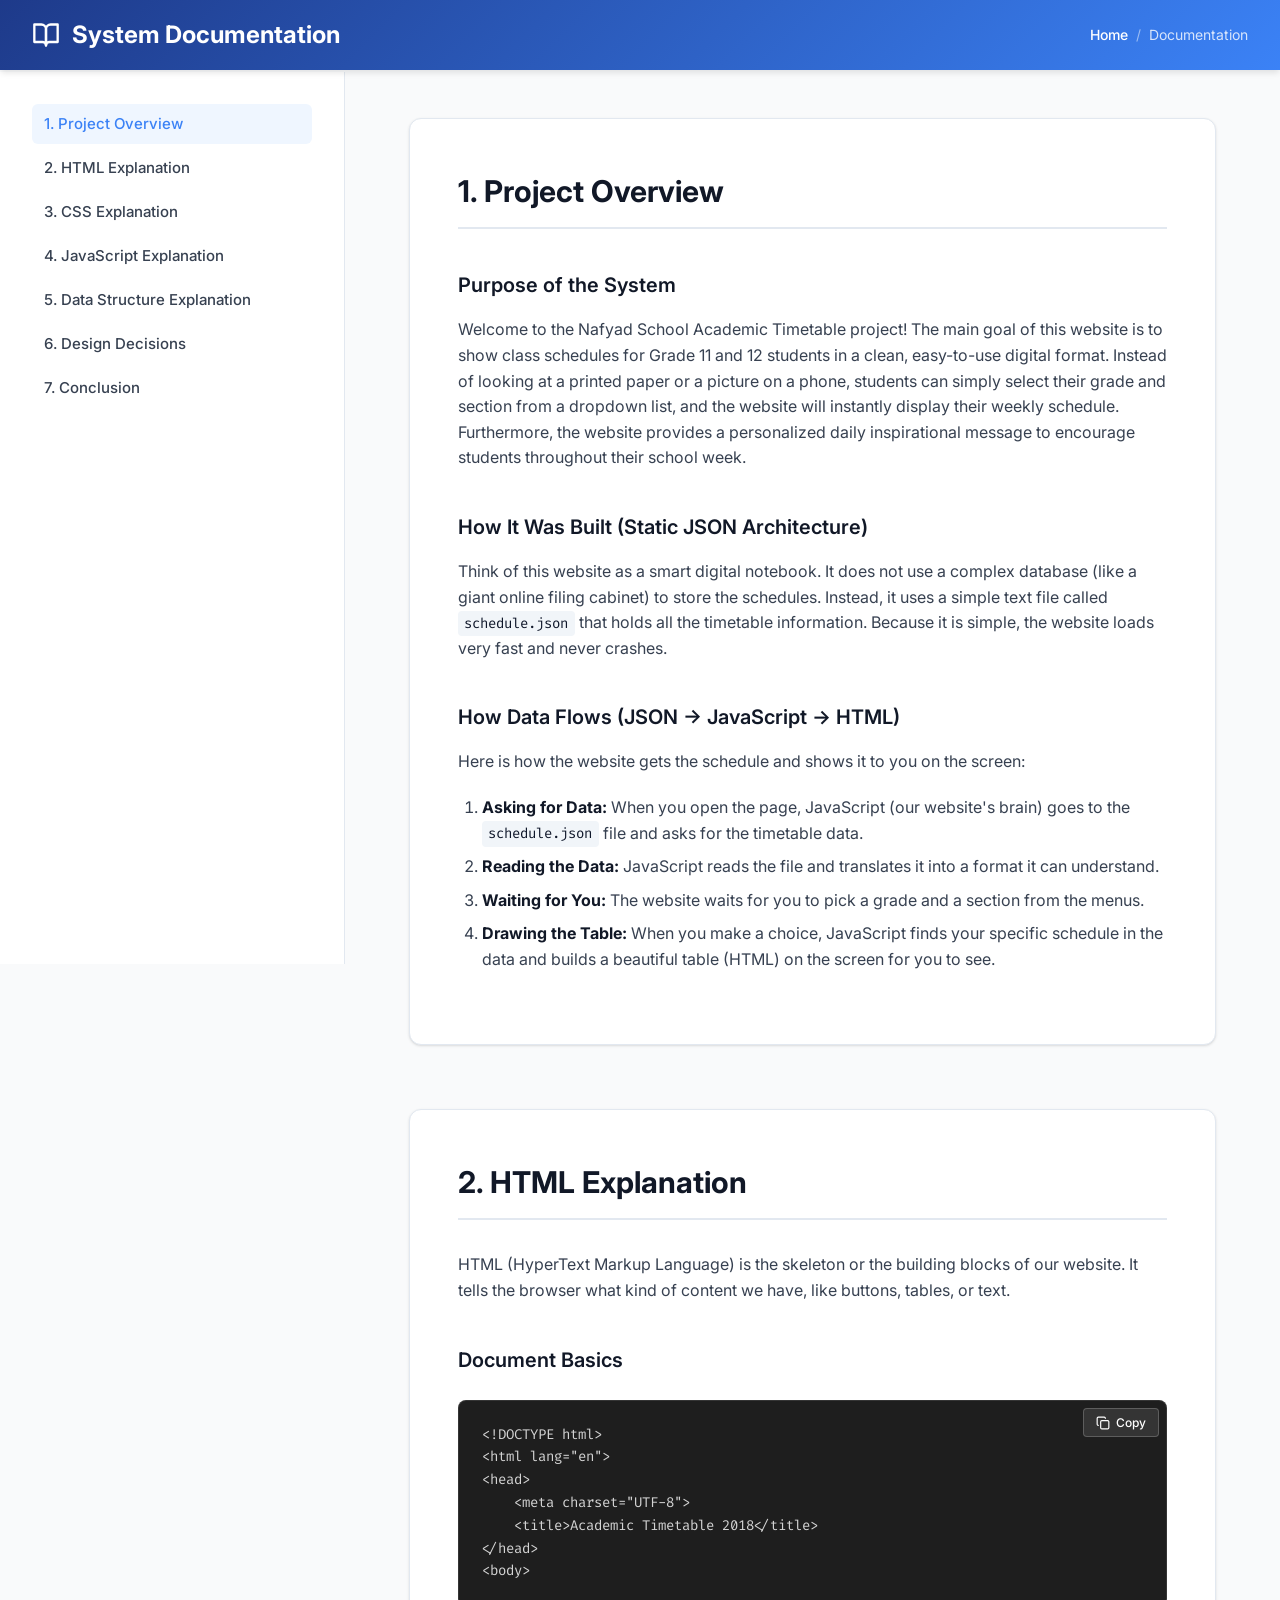
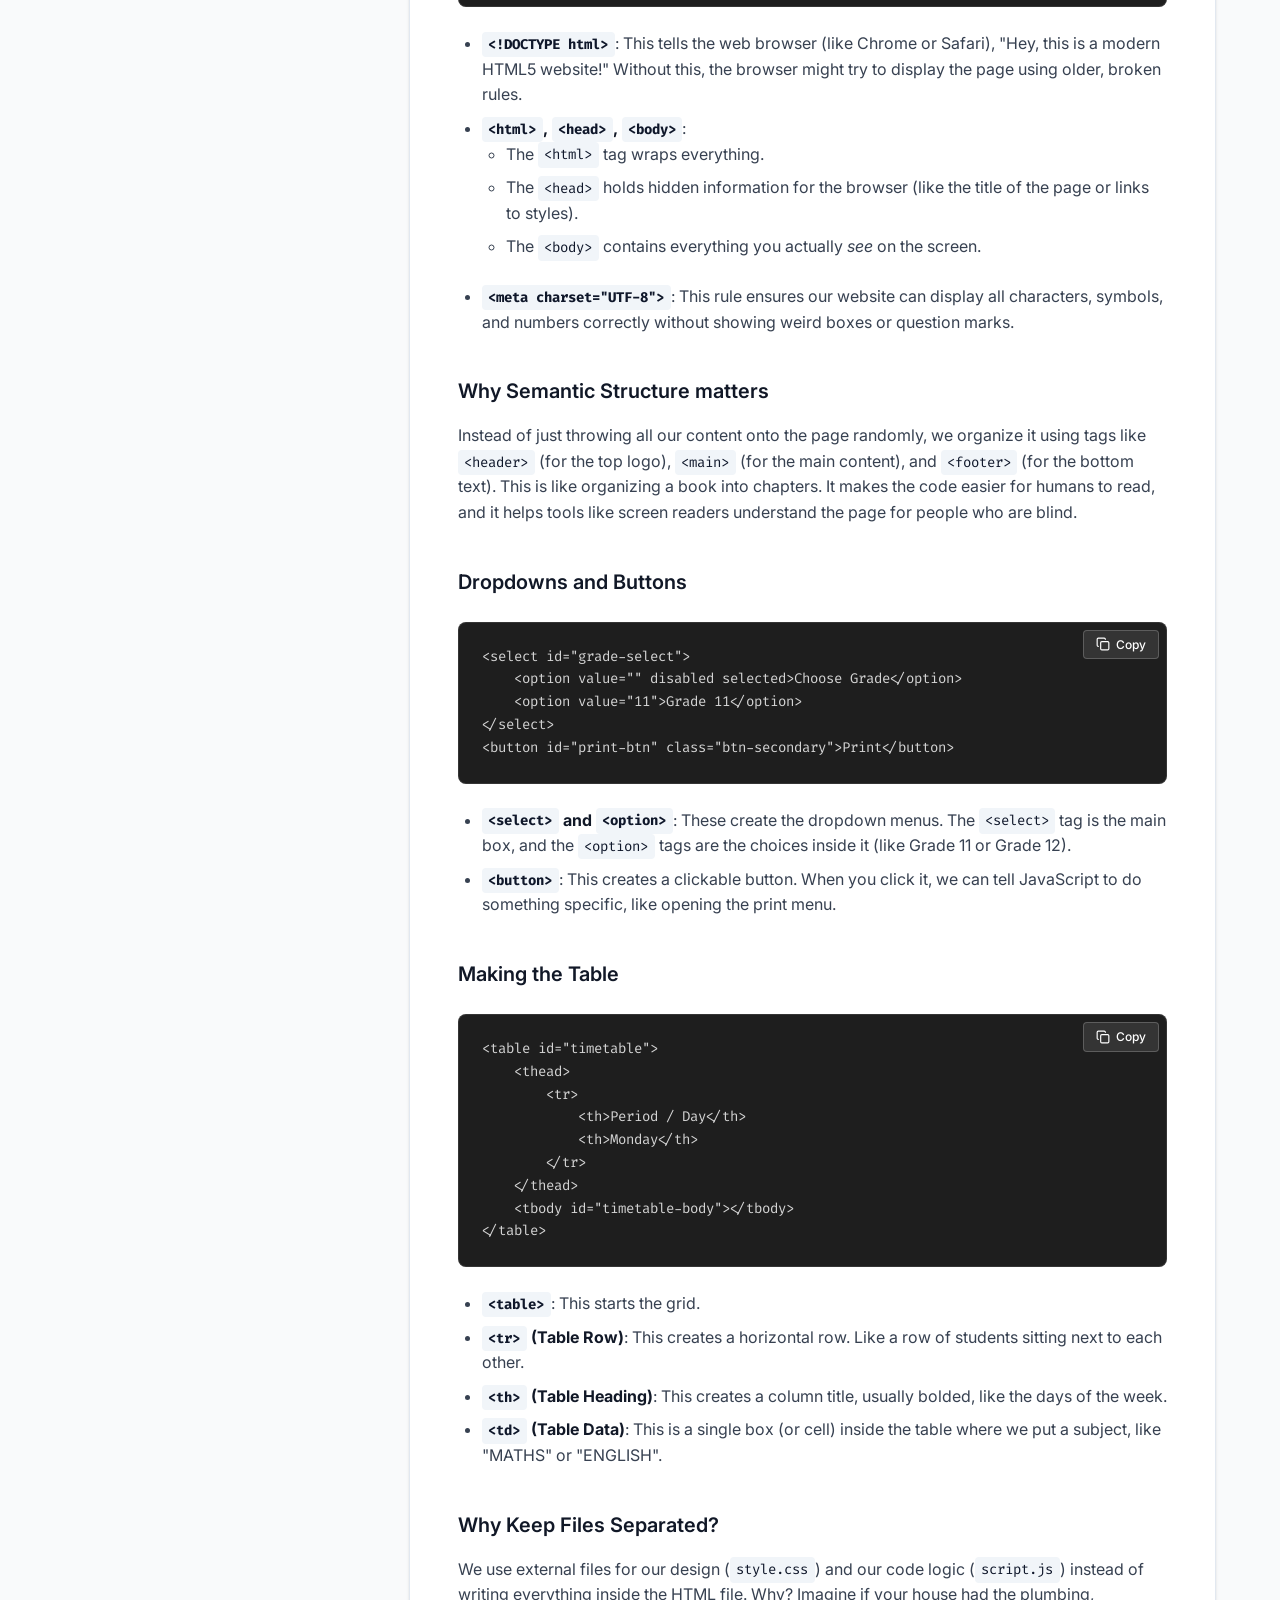
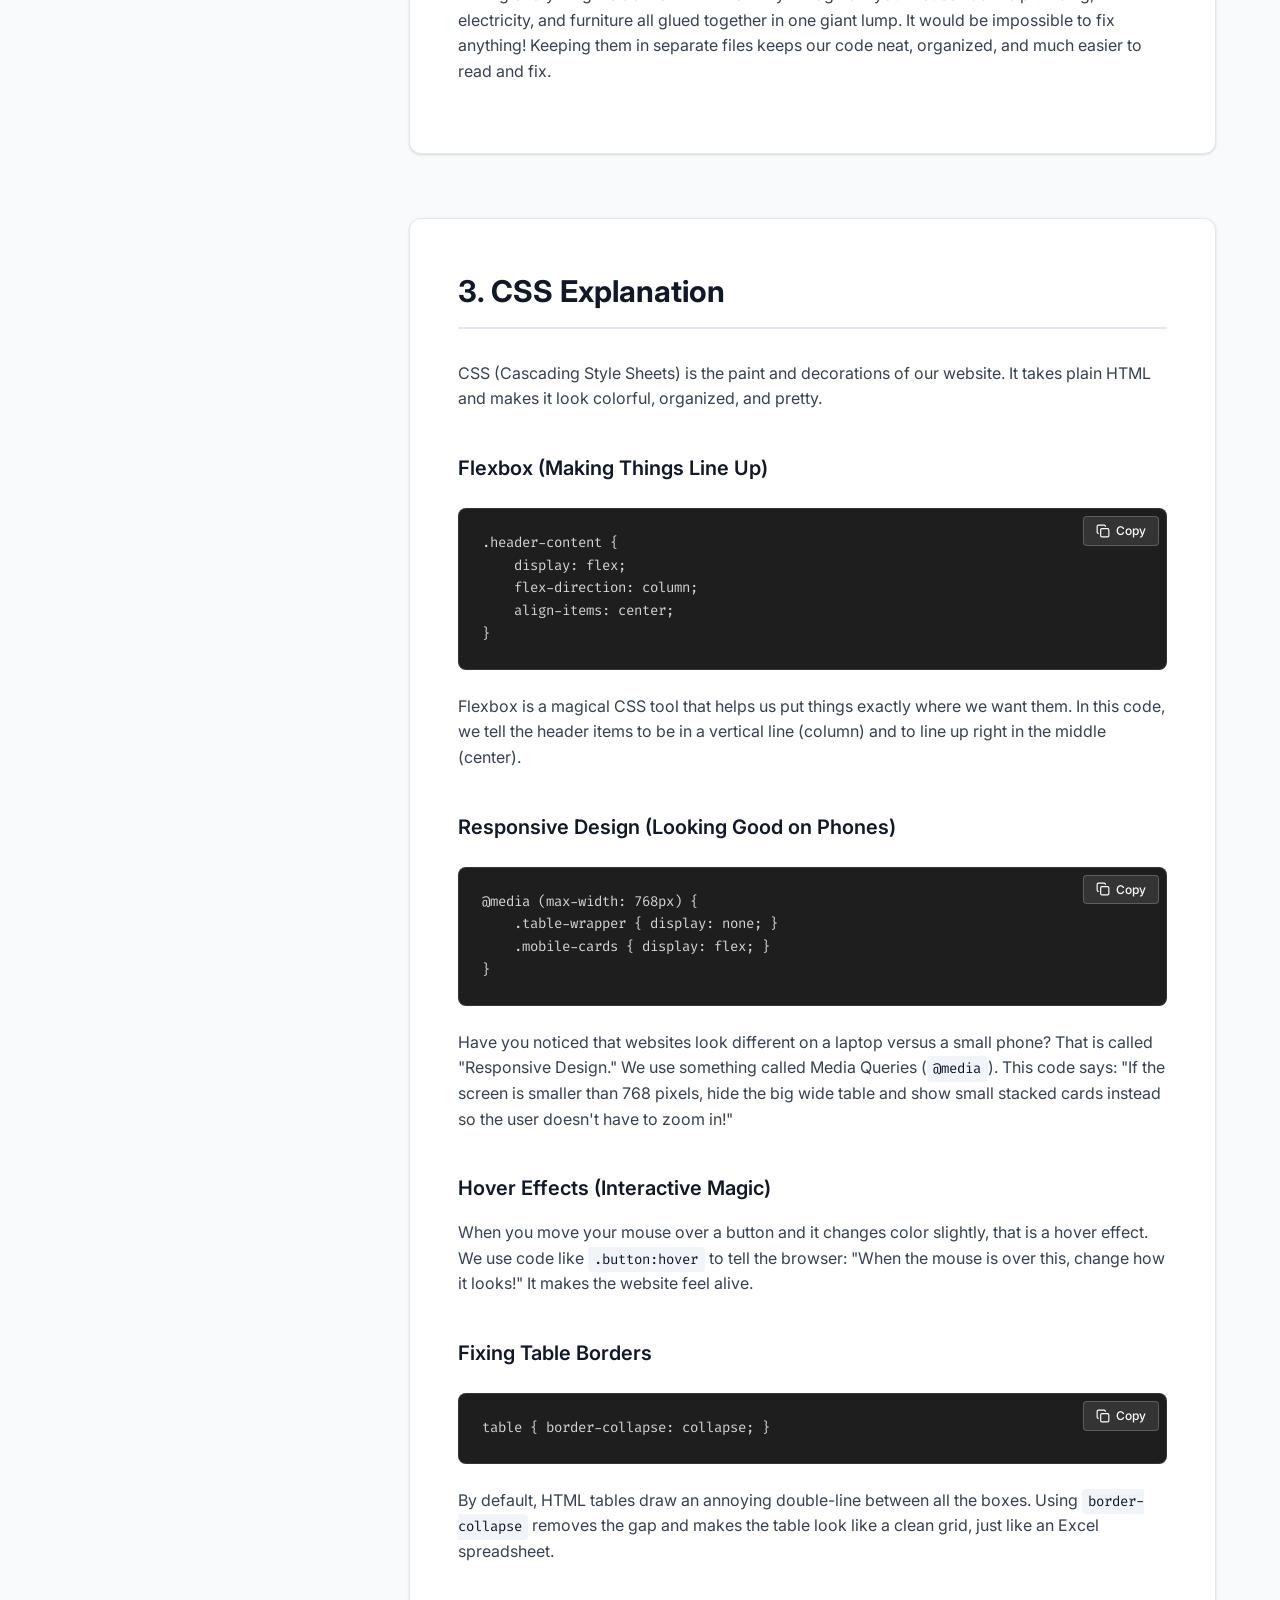
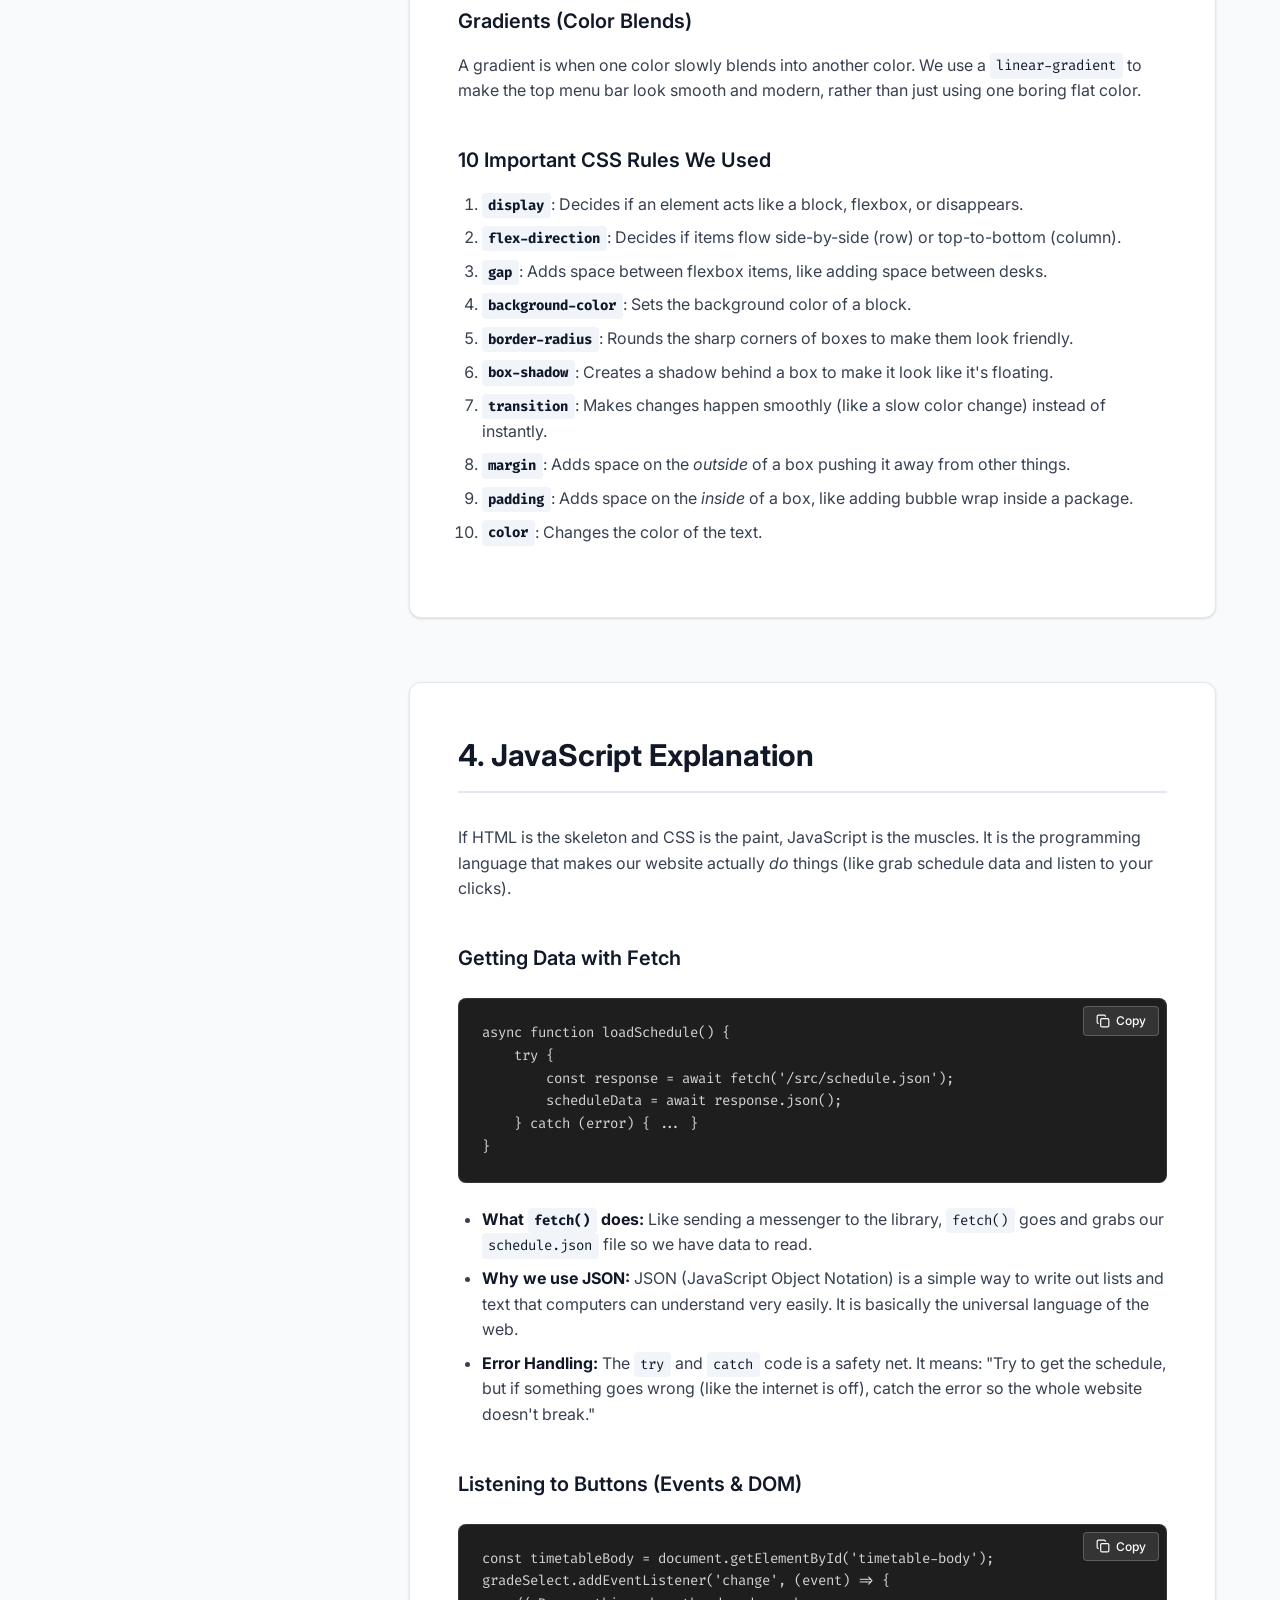
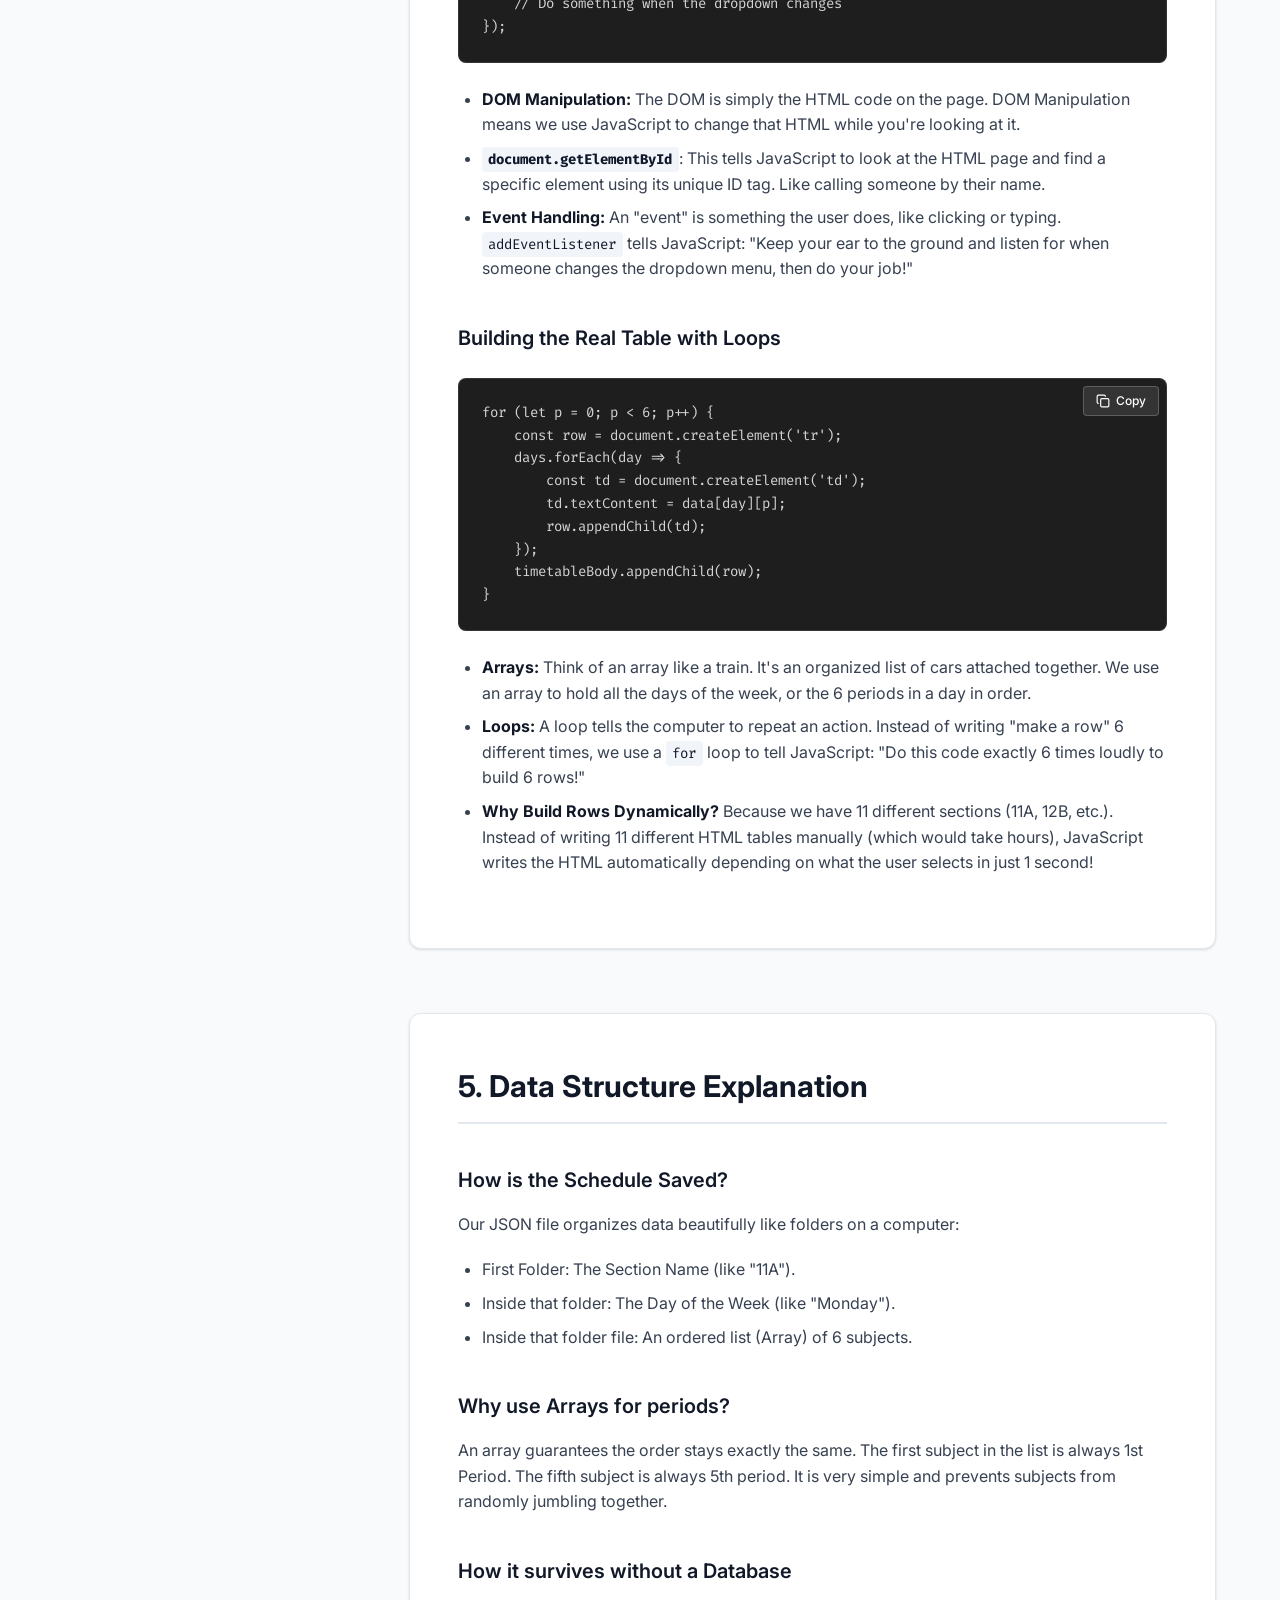
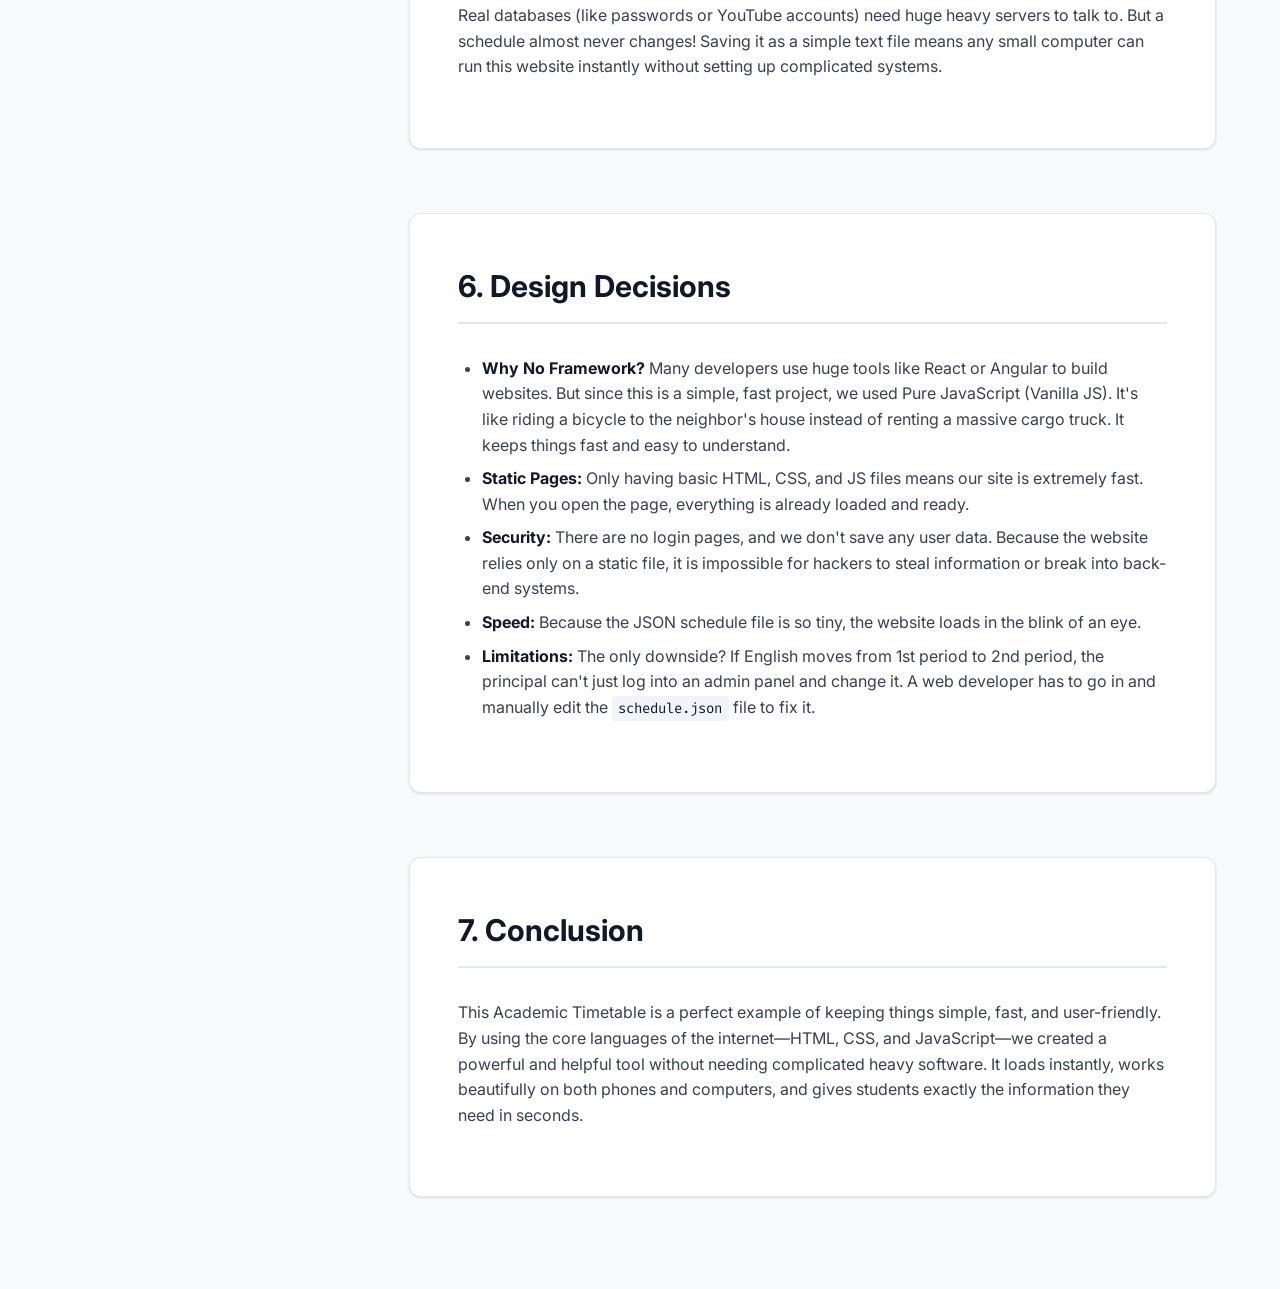
<file: docs.html>
<!DOCTYPE html>
<html lang="en">

<head>
    <meta charset="UTF-8">
    <meta name="viewport" content="width=device-width, initial-scale=1.0">
    <title>Documentation - Academic Timetable System</title>
    <link rel="stylesheet" href="/src/docs.css">
    <link rel="preconnect" href="https://fonts.googleapis.com">
    <link rel="preconnect" href="https://fonts.gstatic.com" crossorigin>
    <link
        href="https://fonts.googleapis.com/css2?family=Inter:wght@300;400;500;600;700&family=Fira+Code:wght@400;500&display=swap"
        rel="stylesheet">
</head>

<body class="docs-body">
    <nav class="docs-navbar">
        <div class="docs-nav-content">
            <div class="logo">
                <svg xmlns="http://www.w3.org/2000/svg" width="28" height="28" viewBox="0 0 24 24" fill="none"
                    stroke="currentColor" stroke-width="2" stroke-linecap="round" stroke-linejoin="round"
                    class="lucide lucide-book-open">
                    <path d="M2 3h6a4 4 0 0 1 4 4v14a3 3 0 0 0-3-3H2z" />
                    <path d="M22 3h-6a4 4 0 0 0-4 4v14a3 3 0 0 1 3-3h7z" />
                </svg>
                <h1>System Documentation</h1>
            </div>
            <div class="nav-links">
                <nav aria-label="Breadcrumb" class="breadcrumb">
                    <ol>
                        <li><a href="index.html">Home</a></li>
                        <li aria-current="page">Documentation</li>
                    </ol>
                </nav>
            </div>
        </div>
    </nav>

    <div class="docs-container">
        <aside class="docs-sidebar">
            <nav id="toc">
                <ul>
                    <li><a href="#overview" class="active">1. Project Overview</a></li>
                    <li><a href="#html-explanation">2. HTML Explanation</a></li>
                    <li><a href="#css-explanation">3. CSS Explanation</a></li>
                    <li><a href="#js-explanation">4. JavaScript Explanation</a></li>
                    <li><a href="#data-structure">5. Data Structure Explanation</a></li>
                    <li><a href="#design-decisions">6. Design Decisions</a></li>
                    <li><a href="#conclusion">7. Conclusion</a></li>
                </ul>
            </nav>
        </aside>

        <main class="docs-content">
            <!-- SECTION 1 -->
            <section id="overview" class="docs-section">
                <h2>1. Project Overview</h2>
                <h3>Purpose of the System</h3>
                <p>Welcome to the Nafyad School Academic Timetable project! The main goal of this website is to show
                    class schedules
                    for Grade 11 and 12 students in a clean, easy-to-use digital format. Instead of looking at a printed
                    paper or a picture on a phone, students can simply select their grade and section from a dropdown
                    list, and the website will instantly display their weekly schedule. Furthermore, the website
                    provides a personalized daily inspirational message to encourage students throughout their school
                    week.</p>

                <h3>How It Was Built (Static JSON Architecture)</h3>
                <p>Think of this website as a smart digital notebook. It does not use a complex database (like a giant
                    online filing cabinet) to store the schedules. Instead, it uses a simple text file called
                    <code>schedule.json</code> that holds all the timetable information. Because it is simple, the
                    website loads very fast and never crashes.
                </p>

                <h3>How Data Flows (JSON → JavaScript → HTML)</h3>
                <p>Here is how the website gets the schedule and shows it to you on the screen:</p>
                <ol>
                    <li><strong>Asking for Data:</strong> When you open the page, JavaScript (our website's brain) goes
                        to the <code>schedule.json</code> file and asks for the timetable data.</li>
                    <li><strong>Reading the Data:</strong> JavaScript reads the file and translates it into a format it
                        can understand.</li>
                    <li><strong>Waiting for You:</strong> The website waits for you to pick a grade and a section from
                        the menus.</li>
                    <li><strong>Drawing the Table:</strong> When you make a choice, JavaScript finds your specific
                        schedule in the data and builds a beautiful table (HTML) on the screen for you to see.</li>
                </ol>
            </section>

            <!-- SECTION 2 -->
            <section id="html-explanation" class="docs-section">
                <h2>2. HTML Explanation</h2>
                <p>HTML (HyperText Markup Language) is the skeleton or the building blocks of our website. It tells the
                    browser what kind of content we have, like buttons, tables, or text.</p>

                <h3>Document Basics</h3>
                <div class="code-wrapper">
                    <button class="copy-btn"><svg xmlns="http://www.w3.org/2000/svg" width="14" height="14"
                            viewBox="0 0 24 24" fill="none" stroke="currentColor" stroke-width="2"
                            stroke-linecap="round" stroke-linejoin="round">
                            <rect width="14" height="14" x="8" y="8" rx="2" ry="2" />
                            <path d="M4 16c-1.1 0-2-.9-2-2V4c0-1.1.9-2 2-2h10c1.1 0 2 .9 2 2" />
                        </svg> Copy</button>
                    <pre><code>&lt;!DOCTYPE html&gt;
&lt;html lang="en"&gt;
&lt;head&gt;
    &lt;meta charset="UTF-8"&gt;
    &lt;title&gt;Academic Timetable 2018&lt;/title&gt;
&lt;/head&gt;
&lt;body&gt;</code></pre>
                </div>
                <ul>
                    <li><strong><code>&lt;!DOCTYPE html&gt;</code></strong>: This tells the web browser (like Chrome or
                        Safari), "Hey, this is a modern HTML5 website!" Without this, the browser might try to display
                        the page using older, broken rules.</li>
                    <li><strong><code>&lt;html&gt;</code>, <code>&lt;head&gt;</code>,
                            <code>&lt;body&gt;</code></strong>:
                        <ul>
                            <li>The <code>&lt;html&gt;</code> tag wraps everything.</li>
                            <li>The <code>&lt;head&gt;</code> holds hidden information for the browser (like the title
                                of the page or links to styles).</li>
                            <li>The <code>&lt;body&gt;</code> contains everything you actually <em>see</em> on the
                                screen.</li>
                        </ul>
                    </li>
                    <li><strong><code>&lt;meta charset="UTF-8"&gt;</code></strong>: This rule ensures our website can
                        display all characters, symbols, and numbers correctly without showing weird boxes or question
                        marks.</li>
                </ul>

                <h3>Why Semantic Structure matters</h3>
                <p>Instead of just throwing all our content onto the page randomly, we organize it using tags like
                    <code>&lt;header&gt;</code> (for the top logo), <code>&lt;main&gt;</code> (for the main content),
                    and <code>&lt;footer&gt;</code> (for the bottom text). This is like organizing a book into chapters.
                    It makes the code easier for humans to read, and it helps tools like screen readers understand the
                    page for people who are blind.
                </p>

                <h3>Dropdowns and Buttons</h3>
                <div class="code-wrapper">
                    <button class="copy-btn"><svg xmlns="http://www.w3.org/2000/svg" width="14" height="14"
                            viewBox="0 0 24 24" fill="none" stroke="currentColor" stroke-width="2"
                            stroke-linecap="round" stroke-linejoin="round">
                            <rect width="14" height="14" x="8" y="8" rx="2" ry="2" />
                            <path d="M4 16c-1.1 0-2-.9-2-2V4c0-1.1.9-2 2-2h10c1.1 0 2 .9 2 2" />
                        </svg> Copy</button>
                    <pre><code>&lt;select id="grade-select"&gt;
    &lt;option value="" disabled selected&gt;Choose Grade&lt;/option&gt;
    &lt;option value="11"&gt;Grade 11&lt;/option&gt;
&lt;/select&gt;
&lt;button id="print-btn" class="btn-secondary"&gt;Print&lt;/button&gt;</code></pre>
                </div>
                <ul>
                    <li><strong><code>&lt;select&gt;</code> and <code>&lt;option&gt;</code></strong>: These create the
                        dropdown menus. The <code>&lt;select&gt;</code> tag is the main box, and the
                        <code>&lt;option&gt;</code> tags are the choices inside it (like Grade 11 or Grade 12).
                    </li>
                    <li><strong><code>&lt;button&gt;</code></strong>: This creates a clickable button. When you click
                        it, we can tell JavaScript to do something specific, like opening the print menu.</li>
                </ul>

                <h3>Making the Table</h3>
                <div class="code-wrapper">
                    <button class="copy-btn"><svg xmlns="http://www.w3.org/2000/svg" width="14" height="14"
                            viewBox="0 0 24 24" fill="none" stroke="currentColor" stroke-width="2"
                            stroke-linecap="round" stroke-linejoin="round">
                            <rect width="14" height="14" x="8" y="8" rx="2" ry="2" />
                            <path d="M4 16c-1.1 0-2-.9-2-2V4c0-1.1.9-2 2-2h10c1.1 0 2 .9 2 2" />
                        </svg> Copy</button>
                    <pre><code>&lt;table id="timetable"&gt;
    &lt;thead&gt;
        &lt;tr&gt;
            &lt;th&gt;Period / Day&lt;/th&gt;
            &lt;th&gt;Monday&lt;/th&gt;
        &lt;/tr&gt;
    &lt;/thead&gt;
    &lt;tbody id="timetable-body"&gt;&lt;/tbody&gt;
&lt;/table&gt;</code></pre>
                </div>
                <ul>
                    <li><strong><code>&lt;table&gt;</code></strong>: This starts the grid.</li>
                    <li><strong><code>&lt;tr&gt;</code> (Table Row)</strong>: This creates a horizontal row. Like a row
                        of students sitting next to each other.</li>
                    <li><strong><code>&lt;th&gt;</code> (Table Heading)</strong>: This creates a column title, usually
                        bolded, like the days of the week.</li>
                    <li><strong><code>&lt;td&gt;</code> (Table Data)</strong>: This is a single box (or cell) inside the
                        table where we put a subject, like "MATHS" or "ENGLISH".</li>
                </ul>

                <h3>Why Keep Files Separated?</h3>
                <p>We use external files for our design (<code>style.css</code>) and our code logic
                    (<code>script.js</code>) instead of writing everything inside the HTML file. Why? Imagine if your
                    house had the plumbing, electricity, and furniture all glued together in one giant lump. It would be
                    impossible to fix anything! Keeping them in separate files keeps our code neat, organized, and much
                    easier to read and fix.</p>
            </section>

            <!-- SECTION 3 -->
            <section id="css-explanation" class="docs-section">
                <h2>3. CSS Explanation</h2>
                <p>CSS (Cascading Style Sheets) is the paint and decorations of our website. It takes plain HTML and
                    makes it look colorful, organized, and pretty.</p>

                <h3>Flexbox (Making Things Line Up)</h3>
                <div class="code-wrapper">
                    <button class="copy-btn"><svg xmlns="http://www.w3.org/2000/svg" width="14" height="14"
                            viewBox="0 0 24 24" fill="none" stroke="currentColor" stroke-width="2"
                            stroke-linecap="round" stroke-linejoin="round">
                            <rect width="14" height="14" x="8" y="8" rx="2" ry="2" />
                            <path d="M4 16c-1.1 0-2-.9-2-2V4c0-1.1.9-2 2-2h10c1.1 0 2 .9 2 2" />
                        </svg> Copy</button>
                    <pre><code>.header-content {
    display: flex;
    flex-direction: column;
    align-items: center;
}</code></pre>
                </div>
                <p>Flexbox is a magical CSS tool that helps us put things exactly where we want them. In this code, we
                    tell the header items to be in a vertical line (column) and to line up right in the middle (center).
                </p>

                <h3>Responsive Design (Looking Good on Phones)</h3>
                <div class="code-wrapper">
                    <button class="copy-btn"><svg xmlns="http://www.w3.org/2000/svg" width="14" height="14"
                            viewBox="0 0 24 24" fill="none" stroke="currentColor" stroke-width="2"
                            stroke-linecap="round" stroke-linejoin="round">
                            <rect width="14" height="14" x="8" y="8" rx="2" ry="2" />
                            <path d="M4 16c-1.1 0-2-.9-2-2V4c0-1.1.9-2 2-2h10c1.1 0 2 .9 2 2" />
                        </svg> Copy</button>
                    <pre><code>@media (max-width: 768px) {
    .table-wrapper { display: none; }
    .mobile-cards { display: flex; }
}</code></pre>
                </div>
                <p>Have you noticed that websites look different on a laptop versus a small phone? That is called
                    "Responsive Design." We use something called Media Queries (<code>@media</code>). This code says:
                    "If the screen is smaller than 768 pixels, hide the big wide table and show small stacked cards
                    instead so the user doesn't have to zoom in!"</p>

                <h3>Hover Effects (Interactive Magic)</h3>
                <p>When you move your mouse over a button and it changes color slightly, that is a hover effect. We use
                    code like <code>.button:hover</code> to tell the browser: "When the mouse is over this, change how
                    it looks!" It makes the website feel alive.</p>

                <h3>Fixing Table Borders</h3>
                <div class="code-wrapper">
                    <button class="copy-btn"><svg xmlns="http://www.w3.org/2000/svg" width="14" height="14"
                            viewBox="0 0 24 24" fill="none" stroke="currentColor" stroke-width="2"
                            stroke-linecap="round" stroke-linejoin="round">
                            <rect width="14" height="14" x="8" y="8" rx="2" ry="2" />
                            <path d="M4 16c-1.1 0-2-.9-2-2V4c0-1.1.9-2 2-2h10c1.1 0 2 .9 2 2" />
                        </svg> Copy</button>
                    <pre><code>table { border-collapse: collapse; }</code></pre>
                </div>
                <p>By default, HTML tables draw an annoying double-line between all the boxes. Using
                    <code>border-collapse</code> removes the gap and makes the table look like a clean grid, just like
                    an Excel spreadsheet.
                </p>

                <h3>Gradients (Color Blends)</h3>
                <p>A gradient is when one color slowly blends into another color. We use a <code>linear-gradient</code>
                    to make the top menu bar look smooth and modern, rather than just using one boring flat color.</p>

                <h3>10 Important CSS Rules We Used</h3>
                <ol>
                    <li><strong><code>display</code></strong>: Decides if an element acts like a block, flexbox, or
                        disappears.</li>
                    <li><strong><code>flex-direction</code></strong>: Decides if items flow side-by-side (row) or
                        top-to-bottom (column).</li>
                    <li><strong><code>gap</code></strong>: Adds space between flexbox items, like adding space between
                        desks.</li>
                    <li><strong><code>background-color</code></strong>: Sets the background color of a block.</li>
                    <li><strong><code>border-radius</code></strong>: Rounds the sharp corners of boxes to make them look
                        friendly.</li>
                    <li><strong><code>box-shadow</code></strong>: Creates a shadow behind a box to make it look like
                        it's floating.</li>
                    <li><strong><code>transition</code></strong>: Makes changes happen smoothly (like a slow color
                        change) instead of instantly.</li>
                    <li><strong><code>margin</code></strong>: Adds space on the <em>outside</em> of a box pushing it
                        away from other things.</li>
                    <li><strong><code>padding</code></strong>: Adds space on the <em>inside</em> of a box, like adding
                        bubble wrap inside a package.</li>
                    <li><strong><code>color</code></strong>: Changes the color of the text.</li>
                </ol>
            </section>

            <!-- SECTION 4 -->
            <section id="js-explanation" class="docs-section">
                <h2>4. JavaScript Explanation</h2>
                <p>If HTML is the skeleton and CSS is the paint, JavaScript is the muscles. It is the programming
                    language that makes our website actually <em>do</em> things (like grab schedule data and listen to
                    your clicks).</p>

                <h3>Getting Data with Fetch</h3>
                <div class="code-wrapper">
                    <button class="copy-btn"><svg xmlns="http://www.w3.org/2000/svg" width="14" height="14"
                            viewBox="0 0 24 24" fill="none" stroke="currentColor" stroke-width="2"
                            stroke-linecap="round" stroke-linejoin="round">
                            <rect width="14" height="14" x="8" y="8" rx="2" ry="2" />
                            <path d="M4 16c-1.1 0-2-.9-2-2V4c0-1.1.9-2 2-2h10c1.1 0 2 .9 2 2" />
                        </svg> Copy</button>
                    <pre><code>async function loadSchedule() {
    try {
        const response = await fetch('/src/schedule.json');
        scheduleData = await response.json();
    } catch (error) { ... }
}</code></pre>
                </div>
                <ul>
                    <li><strong>What <code>fetch()</code> does:</strong> Like sending a messenger to the library,
                        <code>fetch()</code> goes and grabs our <code>schedule.json</code> file so we have data to read.
                    </li>
                    <li><strong>Why we use JSON:</strong> JSON (JavaScript Object Notation) is a simple way to write out
                        lists and text that computers can understand very easily. It is basically the universal language
                        of the web.</li>
                    <li><strong>Error Handling:</strong> The <code>try</code> and <code>catch</code> code is a safety
                        net. It means: "Try to get the schedule, but if something goes wrong (like the internet is off),
                        catch the error so the whole website doesn't break."</li>
                </ul>

                <h3>Listening to Buttons (Events & DOM)</h3>
                <div class="code-wrapper">
                    <button class="copy-btn"><svg xmlns="http://www.w3.org/2000/svg" width="14" height="14"
                            viewBox="0 0 24 24" fill="none" stroke="currentColor" stroke-width="2"
                            stroke-linecap="round" stroke-linejoin="round">
                            <rect width="14" height="14" x="8" y="8" rx="2" ry="2" />
                            <path d="M4 16c-1.1 0-2-.9-2-2V4c0-1.1.9-2 2-2h10c1.1 0 2 .9 2 2" />
                        </svg> Copy</button>
                    <pre><code>const timetableBody = document.getElementById('timetable-body');
gradeSelect.addEventListener('change', (event) =&gt; {
    // Do something when the dropdown changes
});</code></pre>
                </div>
                <ul>
                    <li><strong>DOM Manipulation:</strong> The DOM is simply the HTML code on the page. DOM Manipulation
                        means we use JavaScript to change that HTML while you're looking at it.</li>
                    <li><strong><code>document.getElementById</code></strong>: This tells JavaScript to look at the HTML
                        page and find a specific element using its unique ID tag. Like calling someone by their name.
                    </li>
                    <li><strong>Event Handling:</strong> An "event" is something the user does, like clicking or typing.
                        <code>addEventListener</code> tells JavaScript: "Keep your ear to the ground and listen for when
                        someone changes the dropdown menu, then do your job!"
                    </li>
                </ul>

                <h3>Building the Real Table with Loops</h3>
                <div class="code-wrapper">
                    <button class="copy-btn"><svg xmlns="http://www.w3.org/2000/svg" width="14" height="14"
                            viewBox="0 0 24 24" fill="none" stroke="currentColor" stroke-width="2"
                            stroke-linecap="round" stroke-linejoin="round">
                            <rect width="14" height="14" x="8" y="8" rx="2" ry="2" />
                            <path d="M4 16c-1.1 0-2-.9-2-2V4c0-1.1.9-2 2-2h10c1.1 0 2 .9 2 2" />
                        </svg> Copy</button>
                    <pre><code>for (let p = 0; p &lt; 6; p++) {
    const row = document.createElement('tr');
    days.forEach(day =&gt; {
        const td = document.createElement('td');
        td.textContent = data[day][p];
        row.appendChild(td);
    });
    timetableBody.appendChild(row);
}</code></pre>
                </div>
                <ul>
                    <li><strong>Arrays:</strong> Think of an array like a train. It's an organized list of cars attached
                        together. We use an array to hold all the days of the week, or the 6 periods in a day in order.
                    </li>
                    <li><strong>Loops:</strong> A loop tells the computer to repeat an action. Instead of writing "make
                        a row" 6 different times, we use a <code>for</code> loop to tell JavaScript: "Do this code
                        exactly 6 times loudly to build 6 rows!"</li>
                    <li><strong>Why Build Rows Dynamically?</strong> Because we have 11 different sections (11A, 12B,
                        etc.). Instead of writing 11 different HTML tables manually (which would take hours), JavaScript
                        writes the HTML automatically depending on what the user selects in just 1 second!</li>
                </ul>
            </section>

            <!-- SECTION 5 -->
            <section id="data-structure" class="docs-section">
                <h2>5. Data Structure Explanation</h2>

                <h3>How is the Schedule Saved?</h3>
                <p>Our JSON file organizes data beautifully like folders on a computer:</p>
                <ul>
                    <li>First Folder: The Section Name (like "11A").</li>
                    <li>Inside that folder: The Day of the Week (like "Monday").</li>
                    <li>Inside that folder file: An ordered list (Array) of 6 subjects.</li>
                </ul>

                <h3>Why use Arrays for periods?</h3>
                <p>An array guarantees the order stays exactly the same. The first subject in the list is always 1st
                    Period. The fifth subject is always 5th period. It is very simple and prevents subjects from
                    randomly jumbling together.</p>

                <h3>How it survives without a Database</h3>
                <p>Real databases (like passwords or YouTube accounts) need huge heavy servers to talk to. But a
                    schedule almost never changes! Saving it as a simple text file means any small computer can run this
                    website instantly without setting up complicated systems.</p>
            </section>

            <!-- SECTION 6 -->
            <section id="design-decisions" class="docs-section">
                <h2>6. Design Decisions</h2>
                <ul>
                    <li><strong>Why No Framework?</strong> Many developers use huge tools like React or Angular to build
                        websites. But since this is a simple, fast project, we used Pure JavaScript (Vanilla JS). It's
                        like riding a bicycle to the neighbor's house instead of renting a massive cargo truck. It keeps
                        things fast and easy to understand.</li>
                    <li><strong>Static Pages:</strong> Only having basic HTML, CSS, and JS files means our site is
                        extremely fast. When you open the page, everything is already loaded and ready.</li>
                    <li><strong>Security:</strong> There are no login pages, and we don't save any user data. Because
                        the website relies only on a static file, it is impossible for hackers to steal information or
                        break into back-end systems.</li>
                    <li><strong>Speed:</strong> Because the JSON schedule file is so tiny, the website loads in the
                        blink of an eye.</li>
                    <li><strong>Limitations:</strong> The only downside? If English moves from 1st period to 2nd period,
                        the principal can't just log into an admin panel and change it. A web developer has to go in and
                        manually edit the <code>schedule.json</code> file to fix it.</li>
                </ul>
            </section>

            <!-- SECTION 7 -->
            <section id="conclusion" class="docs-section">
                <h2>7. Conclusion</h2>
                <p>This Academic Timetable is a perfect example of keeping things simple, fast, and user-friendly. By
                    using the core languages of the internet—HTML, CSS, and JavaScript—we created a powerful and helpful
                    tool without needing complicated heavy software. It loads instantly, works beautifully on both
                    phones and computers, and gives students exactly the information they need in seconds.</p>
            </section>
        </main>
    </div>

    <script src="/src/docs.js"></script>
</body>

</html>
</file>
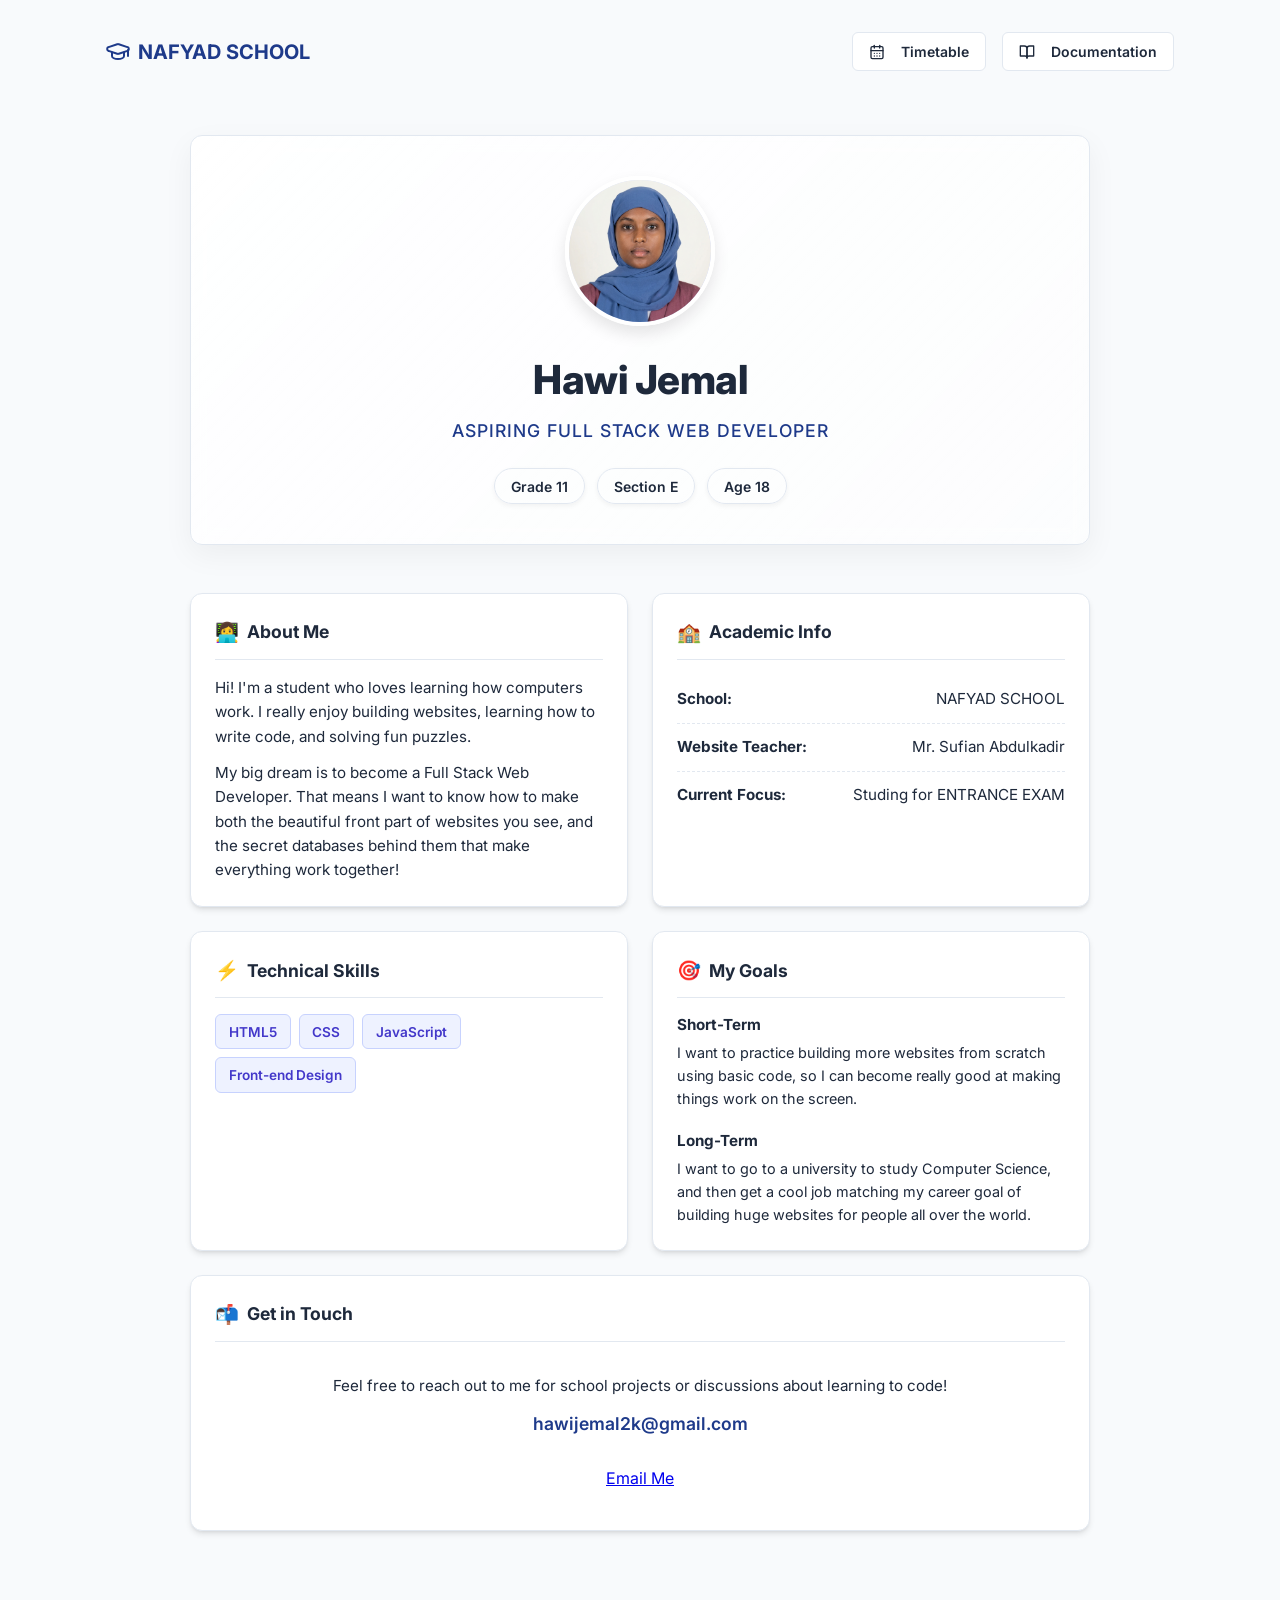
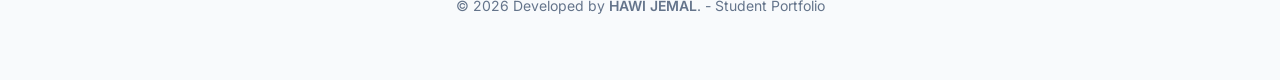
<file: profile.html>
<!DOCTYPE html>
<html lang="en">

<head>
    <meta charset="UTF-8">
    <meta name="viewport" content="width=device-width, initial-scale=1.0">
    <title>Hawi Jemal - Student Profile</title>
    <link rel="stylesheet" href="/src/style.css">
    <link rel="stylesheet" href="/src/profile.css">
    <link rel="preconnect" href="https://fonts.googleapis.com">
    <link rel="preconnect" href="https://fonts.gstatic.com" crossorigin>
    <link href="https://fonts.googleapis.com/css2?family=Inter:wght@300;400;500;600;700&display=swap" rel="stylesheet">
</head>

<body>
    <div class="app-container">
        <!-- Navigation -->
        <div class="top-bar">
            <a href="index.html" class="top-bar-logo">
                <svg xmlns="http://www.w3.org/2000/svg" width="24" height="24" viewBox="0 0 24 24" fill="none"
                    stroke="currentColor" stroke-width="2" stroke-linecap="round" stroke-linejoin="round"
                    class="lucide lucide-graduation-cap">
                    <path
                        d="M21.42 10.922a2 2 0 0 0-.019-3.838L12.83 4.3a2 2 0 0 0-1.66 0l-8.57 2.784a2 2 0 0 0-.019 3.838l8.57 2.784a2 2 0 0 0 1.66 0z" />
                    <path d="M22 10v6" />
                    <path d="M6 12.5V16a6 3 0 0 0 12 0v-3.5" />
                </svg>
                NAFYAD SCHOOL
            </a>
            <div class="nav-links">
                <a href="index.html" class="btn-secondary">
                    <svg xmlns="http://www.w3.org/2000/svg" width="16" height="16" viewBox="0 0 24 24" fill="none"
                        stroke="currentColor" stroke-width="2" stroke-linecap="round" stroke-linejoin="round"
                        class="lucide lucide-calendar-days" style="margin-right: 0.5rem;">
                        <path d="M8 2v4" />
                        <path d="M16 2v4" />
                        <rect width="18" height="18" x="3" y="4" rx="2" />
                        <path d="M3 10h18" />
                        <path d="M8 14h.01" />
                        <path d="M12 14h.01" />
                        <path d="M16 14h.01" />
                        <path d="M8 18h.01" />
                        <path d="M12 18h.01" />
                        <path d="M16 18h.01" />
                    </svg>
                    Timetable
                </a>
                <a href="docs.html" class="btn-secondary">
                    <svg xmlns="http://www.w3.org/2000/svg" width="16" height="16" viewBox="0 0 24 24" fill="none"
                        stroke="currentColor" stroke-width="2" stroke-linecap="round" stroke-linejoin="round"
                        class="lucide lucide-book-open" style="margin-right: 0.5rem;">
                        <path d="M2 3h6a4 4 0 0 1 4 4v14a3 3 0 0 0-3-3H2z" />
                        <path d="M22 3h-6a4 4 0 0 0-4 4v14a3 3 0 0 1 3-3h7z" />
                    </svg>
                    Documentation
                </a>
            </div>
        </div>

        <main class="profile-main">
            <!-- Hero Section -->
            <section class="profile-hero fade-in">
                <div class="profile-image-container">
                    <!-- Placeholder SVG in case the image doesn't exist yet -->
                    <div class="profile-placeholder">
                        <svg xmlns="http://www.w3.org/2000/svg" width="60" height="60" viewBox="0 0 24 24" fill="none"
                            stroke="currentColor" stroke-width="2" stroke-linecap="round" stroke-linejoin="round"
                            class="lucide lucide-user">
                            <path d="M19 21v-2a4 4 0 0 0-4-4H9a4 4 0 0 0-4 4v2" />
                            <circle cx="12" cy="7" r="4" />
                        </svg>
                    </div>
                    <img src="/src/assets/profile.png" alt="Hawi Jemal" class="profile-image"
                        onerror="this.style.display='none'; this.previousElementSibling.style.display='flex';">
                </div>
                <h1 class="profile-name">Hawi Jemal</h1>
                <h2 class="profile-title">Aspiring Full Stack Web Developer</h2>
                <div class="academic-badges">
                    <span class="badge">Grade 11</span>
                    <span class="badge">Section E</span>
                    <span class="badge">Age 18</span>
                </div>
            </section>

            <div class="profile-grid">
                <!-- About Me -->
                <section class="profile-card fade-in delay-1">
                    <div class="card-header">
                        <span class="card-icon">👩‍💻</span>
                        <h3>About Me</h3>
                    </div>
                    <div class="card-content">
                        <p>Hi! I'm a student who loves learning how computers work. I really enjoy building websites,
                            learning how to write code, and solving fun puzzles.</p>
                        <p>My big dream is to become a Full Stack Web Developer. That means I want to know how to make
                            both the beautiful front part of websites you see, and the secret databases behind them that
                            make everything work together!</p>
                    </div>
                </section>

                <!-- Academic Info -->
                <section class="profile-card fade-in delay-2">
                    <div class="card-header">
                        <span class="card-icon">🏫</span>
                        <h3>Academic Info</h3>
                    </div>
                    <div class="card-content">
                        <ul class="info-list">
                            <li>
                                <strong>School:</strong>
                                <span>NAFYAD SCHOOL</span>
                            </li>
                            <li>
                                <strong>Website Teacher:</strong>
                                <span>Mr. Sufian Abdulkadir</span>
                            </li>
                            <li>
                                <strong>Current Focus:</strong>
                                <span>Studing for ENTRANCE EXAM</span>
                            </li>
                        </ul>
                    </div>
                </section>

                <!-- Skills -->
                <section class="profile-card fade-in delay-3">
                    <div class="card-header">
                        <span class="card-icon">⚡</span>
                        <h3>Technical Skills</h3>
                    </div>
                    <div class="card-content">
                        <div class="skills-container">
                            <div class="skill-tag">HTML5</div>
                            <div class="skill-tag">CSS</div>
                            <div class="skill-tag">JavaScript</div>
                            <div class="skill-tag">Front-end Design</div>
                        </div>
                    </div>
                </section>

                <!-- Goals -->
                <section class="profile-card fade-in delay-4">
                    <div class="card-header">
                        <span class="card-icon">🎯</span>
                        <h3>My Goals</h3>
                    </div>
                    <div class="card-content">
                        <div class="goal-item">
                            <h4>Short-Term</h4>
                            <p>I want to practice building more websites from scratch using basic code, so I can become
                                really good at making things work on the screen.</p>
                        </div>
                        <div class="goal-item">
                            <h4>Long-Term</h4>
                            <p>I want to go to a university to study Computer Science, and then get a cool job matching
                                my career goal of building huge websites for people all over the world.</p>
                        </div>
                    </div>
                </section>

                <!-- Contact -->
                <section class="profile-card full-width fade-in delay-5">
                    <div class="card-header">
                        <span class="card-icon">📬</span>
                        <h3>Get in Touch</h3>
                    </div>
                    <div class="card-content contact-content">
                        <p>Feel free to reach out to me for school projects or discussions about learning to code!</p>
                        <p style="font-size: 1.1rem; font-weight: 600; color: var(--primary); margin-top: 0.5rem;">
                            hawijemal2k@gmail.com</p>
                        <a href="mailto:hawijemal2k@gmail.com" class="btn-primary"
                            style="display: inline-block; margin-top: 1rem;">Email Me</a>
                    </div>
                </section>
            </div>
        </main>

        <footer>
            <p id="footer-text">&copy; 2026 Developed by <a href="profile.html"
                    style="color: inherit; text-decoration: none; font-weight: 600;">HAWI JEMAL</a>. - Student Portfolio
            </p>
        </footer>
    </div>
</body>

</html>
</file>
<file: src/docs.css>
:root {
    --docs-bg: #f9fafb;
    --docs-sidebar: #ffffff;
    --docs-text: #374151;
    --docs-heading: #111827;
    --docs-code-bg: #1e1e1e;
    --docs-code-text: #d4d4d4;
    --docs-primary: #1e3a8a;
    --docs-primary-light: #3b82f6;
    --docs-border: #e2e8f0;
}

body.docs-body {
    background-color: var(--docs-bg);
    color: var(--docs-text);
    margin: 0;
    font-family: 'Inter', sans-serif;
    line-height: 1.6;
    -webkit-font-smoothing: antialiased;
}

.docs-navbar {
    background: linear-gradient(135deg, var(--docs-primary), var(--docs-primary-light));
    color: white;
    padding: 1rem 2rem;
    position: sticky;
    top: 0;
    z-index: 50;
    box-shadow: 0 4px 6px -1px rgb(0 0 0 / 0.1);
}

.docs-nav-content {
    display: flex;
    justify-content: space-between;
    align-items: center;
    max-width: 1400px;
    margin: 0 auto;
}

.docs-nav-content .logo {
    display: flex;
    align-items: center;
    gap: 0.75rem;
    color: white;
}

.docs-nav-content .logo h1 {
    font-size: 1.5rem;
    margin: 0;
    font-weight: 700;
}

.breadcrumb ol {
    list-style: none;
    display: flex;
    gap: 0.5rem;
    margin: 0;
    padding: 0;
    align-items: center;
}

.breadcrumb li {
    display: flex;
    align-items: center;
    color: rgba(255, 255, 255, 0.8);
    font-size: 0.875rem;
}

.breadcrumb li:not(:last-child)::after {
    content: "/";
    margin-left: 0.5rem;
    color: rgba(255, 255, 255, 0.5);
}

.breadcrumb a {
    color: white;
    text-decoration: none;
    font-weight: 500;
    transition: opacity 0.2s;
}

.breadcrumb a:hover {
    opacity: 0.8;
}

.btn-home {
    display: flex;
    align-items: center;
    gap: 0.5rem;
    color: white;
    text-decoration: none;
    font-weight: 600;
    font-size: 0.875rem;
    padding: 0.5rem 1rem;
    background: rgba(255, 255, 255, 0.15);
    border-radius: 6px;
    transition: background 0.2s;
}

.btn-home:hover {
    background: rgba(255, 255, 255, 0.25);
}

.docs-container {
    display: flex;
    max-width: 1400px;
    margin: 0 auto;
    align-items: flex-start;
}

.docs-sidebar {
    width: 280px;
    position: sticky;
    top: 72px;
    height: calc(100vh - 72px);
    overflow-y: auto;
    padding: 2rem;
    border-right: 1px solid var(--docs-border);
    background: var(--docs-sidebar);
}

.docs-sidebar ul {
    list-style: none;
    padding: 0;
    margin: 0;
}

.docs-sidebar li {
    margin-bottom: 0.25rem;
}

.docs-sidebar a {
    text-decoration: none;
    color: var(--docs-text);
    font-weight: 500;
    font-size: 0.9375rem;
    display: block;
    padding: 0.5rem 0.75rem;
    border-radius: 6px;
    transition: all 0.2s ease;
}

.docs-sidebar a:hover,
.docs-sidebar a.active {
    background: #eff6ff;
    color: var(--docs-primary-light);
}

.docs-content {
    flex: 1;
    padding: 3rem 4rem;
    max-width: 900px;
}

.docs-section {
    margin-bottom: 4rem;
    background: white;
    padding: 3rem;
    border-radius: 12px;
    box-shadow: 0 1px 3px 0 rgb(0 0 0 / 0.1), 0 1px 2px -1px rgb(0 0 0 / 0.1);
    border: 1px solid var(--docs-border);
}

.docs-section h2 {
    color: var(--docs-heading);
    font-size: 1.875rem;
    font-weight: 700;
    border-bottom: 2px solid var(--docs-border);
    padding-bottom: 0.75rem;
    margin-top: 0;
    margin-bottom: 2rem;
}

.docs-section h3 {
    color: var(--docs-heading);
    margin-top: 2.5rem;
    margin-bottom: 1rem;
    font-size: 1.25rem;
    font-weight: 600;
}

.docs-section p {
    margin-bottom: 1.25rem;
}

.docs-section ul,
.docs-section ol {
    margin-bottom: 1.5rem;
    padding-left: 1.5rem;
}

.docs-section li {
    margin-bottom: 0.5rem;
}

.docs-section strong {
    color: var(--docs-heading);
}

code {
    font-family: 'Fira Code', monospace;
    background: #f1f5f9;
    padding: 0.2rem 0.4rem;
    border-radius: 4px;
    font-size: 0.875em;
    color: #0f172a;
}

.code-wrapper {
    position: relative;
    margin: 1.5rem 0;
    border-radius: 8px;
    background: var(--docs-code-bg);
    overflow: hidden;
    box-shadow: inset 0 0 0 1px rgba(255, 255, 255, 0.1);
}

.code-wrapper pre {
    margin: 0;
    padding: 1.5rem;
    overflow-x: auto;
}

.code-wrapper code {
    background: none;
    color: var(--docs-code-text);
    padding: 0;
    font-size: 0.875rem;
}

.copy-btn {
    position: absolute;
    top: 0.5rem;
    right: 0.5rem;
    background: rgba(255, 255, 255, 0.1);
    border: 1px solid rgba(255, 255, 255, 0.2);
    color: white;
    padding: 0.4rem 0.75rem;
    border-radius: 4px;
    font-size: 0.75rem;
    font-weight: 500;
    cursor: pointer;
    display: flex;
    align-items: center;
    gap: 0.375rem;
    transition: all 0.2s ease;
    font-family: 'Inter', sans-serif;
}

.copy-btn:hover {
    background: rgba(255, 255, 255, 0.2);
}

.copy-btn.copied {
    background: #10b981;
    border-color: #10b981;
}

@media (max-width: 1024px) {
    .docs-container {
        flex-direction: column;
    }

    .docs-sidebar {
        width: 100%;
        position: static;
        height: auto;
        border-right: none;
        border-bottom: 1px solid var(--docs-border);
        padding: 1.5rem;
    }

    .docs-content {
        padding: 2rem 1rem;
    }

    .docs-section {
        padding: 1.5rem;
    }
}
</file>
<file: src/style.css>
:root {
    --primary: #1e3a8a;
    --primary-light: #3b82f6;
    --accent: #f59e0b;
    --bg: #f8fafc;
    --card-bg: #ffffff;
    --text-main: #1e293b;
    --text-muted: #64748b;
    --border: #e2e8f0;
    --shadow: 0 4px 6px -1px rgb(0 0 0 / 0.1), 0 2px 4px -2px rgb(0 0 0 / 0.1);
    --radius: 12px;
}

* {
    margin: 0;
    padding: 0;
    box-sizing: border-box;
}

body {
    font-family: 'Inter', sans-serif;
    background-color: var(--bg);
    color: var(--text-main);
    line-height: 1.5;
    -webkit-font-smoothing: antialiased;
}

.app-container {
    max-width: 1100px;
    margin: 0 auto;
    padding: 2rem 1rem;
    min-height: 100vh;
    display: flex;
    flex-direction: column;
}

/* Header */
header {
    margin-bottom: 2rem;
    text-align: center;
}

/* Top Navigation Bar */
.top-bar {
    display: flex;
    justify-content: space-between;
    align-items: center;
    margin-bottom: 2rem;
    flex-wrap: wrap;
    gap: 1rem;
}

.top-bar-logo {
    font-weight: 700;
    font-size: 1.25rem;
    color: var(--primary);
    display: flex;
    align-items: center;
    gap: 0.5rem;
    text-decoration: none;
}

.nav-links {
    display: flex;
    gap: 1rem;
    flex-wrap: wrap;
}

.header-content {
    display: flex;
    flex-direction: column;
    align-items: center;
    gap: 0.5rem;
}

.logo {
    display: flex;
    align-items: center;
    gap: 0.75rem;
    color: var(--primary);
}

.logo h1 {
    font-size: 1.875rem;
    font-weight: 700;
    letter-spacing: -0.025em;
}

.subtitle {
    color: var(--text-muted);
    font-weight: 500;
    font-size: 1rem;
}

/* Controls */
.controls-card {
    background: var(--card-bg);
    padding: 1.5rem;
    border-radius: var(--radius);
    box-shadow: var(--shadow);
    display: grid;
    grid-template-columns: 1fr 1fr;
    gap: 1.5rem;
    margin-bottom: 2rem;
    border: 1px solid var(--border);
}

.control-group {
    display: flex;
    flex-direction: column;
    gap: 0.5rem;
}

.control-group label {
    font-size: 0.875rem;
    font-weight: 600;
    color: var(--text-main);
}

select {
    padding: 0.75rem;
    border-radius: 8px;
    border: 1px solid var(--border);
    background-color: #fff;
    font-size: 1rem;
    color: var(--text-main);
    cursor: pointer;
    transition: border-color 0.2s, box-shadow 0.2s;
}

select:focus {
    outline: none;
    border-color: var(--primary-light);
    box-shadow: 0 0 0 3px rgba(59, 130, 246, 0.1);
}

select:disabled {
    background-color: #f1f5f9;
    cursor: not-allowed;
    opacity: 0.7;
}

/* Timetable Section */
#timetable-container {
    animation: fadeIn 0.4s ease-out;
}

.timetable-header {
    display: flex;
    justify-content: space-between;
    align-items: center;
    margin-bottom: 1.5rem;
}

.timetable-header h2 {
    font-size: 1.25rem;
    font-weight: 700;
    color: var(--primary);
}

.btn-secondary {
    display: flex;
    align-items: center;
    gap: 0.5rem;
    padding: 0.5rem 1rem;
    background: #fff;
    border: 1px solid var(--border);
    border-radius: 6px;
    font-size: 0.875rem;
    font-weight: 600;
    cursor: pointer;
    transition: background 0.2s;
    text-decoration: none;
    color: var(--text-main);
}

.btn-secondary:hover {
    background: #f8fafc;
}

/* Table */
.table-wrapper {
    background: var(--card-bg);
    border-radius: var(--radius);
    box-shadow: var(--shadow);
    overflow: hidden;
    border: 1px solid var(--border);
}

table {
    width: 100%;
    border-collapse: collapse;
    text-align: left;
}

th {
    background-color: #f8fafc;
    padding: 1rem;
    font-size: 0.75rem;
    text-transform: uppercase;
    letter-spacing: 0.05em;
    font-weight: 700;
    color: var(--text-muted);
    border-bottom: 2px solid var(--border);
}

td {
    padding: 1.25rem 1rem;
    border-bottom: 1px solid var(--border);
    font-weight: 500;
    font-size: 0.9375rem;
}

tr:last-child td {
    border-bottom: none;
}

td:first-child {
    font-weight: 700;
    color: var(--primary);
    background-color: #f8fafc;
    width: 140px;
}

.subject-cell {
    transition: transform 0.2s;
}

.subject-cell:hover {
    color: var(--primary-light);
}

/* Mobile Cards */
.mobile-cards {
    display: none;
    flex-direction: column;
    gap: 1.5rem;
}

.day-card {
    background: var(--card-bg);
    border-radius: var(--radius);
    box-shadow: var(--shadow);
    overflow: hidden;
    border: 1px solid var(--border);
}

.day-card-header {
    background: var(--primary);
    color: white;
    padding: 0.75rem 1rem;
    font-weight: 700;
}

.period-list {
    display: flex;
    flex-direction: column;
}

.period-item {
    display: flex;
    justify-content: space-between;
    padding: 0.75rem 1rem;
    border-bottom: 1px solid var(--border);
}

.period-item:last-child {
    border-bottom: none;
}

.period-label {
    color: var(--text-muted);
    font-size: 0.875rem;
    font-weight: 600;
}

.period-subject {
    font-weight: 700;
    color: var(--text-main);
}

/* States */
.hidden {
    display: none !important;
}

.empty-state {
    flex: 1;
    display: flex;
    flex-direction: column;
    align-items: center;
    justify-content: center;
    text-align: center;
    padding: 4rem 2rem;
    color: var(--text-muted);
}

.empty-icon {
    margin-bottom: 1.5rem;
    color: var(--border);
}

.empty-state h3 {
    color: var(--text-main);
    margin-bottom: 0.5rem;
}

/* Spinner */
.spinner {
    width: 40px;
    height: 40px;
    border: 4px solid rgba(0, 0, 0, 0.1);
    border-left-color: var(--primary);
    border-radius: 50%;
    animation: spin 1s linear infinite;
    margin: 0 auto 1rem;
}

@keyframes spin {
    to {
        transform: rotate(360deg);
    }
}

@keyframes fadeIn {
    from {
        opacity: 0;
        transform: translateY(10px);
    }

    to {
        opacity: 1;
        transform: translateY(0);
    }
}

/* Footer */
footer {
    margin-top: auto;
    padding: 2rem 0;
    text-align: center;
    color: var(--text-muted);
    font-size: 0.875rem;
}

/* Responsive */
@media (max-width: 768px) {
    .controls-card {
        grid-template-columns: 1fr;
    }

    .table-wrapper {
        display: none;
    }

    .mobile-cards {
        display: flex;
    }

    .timetable-header {
        flex-direction: column;
        align-items: flex-start;
        gap: 1rem;
    }

    #print-btn {
        width: 100%;
        justify-content: center;
    }
}

/* Daily Inspiration Card */
.inspiration-card {
    background: var(--card-bg);
    padding: 1.5rem;
    border-radius: var(--radius);
    box-shadow: var(--shadow);
    border: 1px solid var(--border);
    margin-bottom: 2rem;
    text-align: center;
    max-width: 600px;
    margin-left: auto;
    margin-right: auto;
    opacity: 0;
    transform: translateY(10px);
    animation: fadeInInspiration 0.5s ease-out forwards;
}

@keyframes fadeInInspiration {
    to {
        opacity: 1;
        transform: translateY(0);
    }
}

.inspiration-header {
    display: flex;
    align-items: center;
    justify-content: center;
    gap: 0.5rem;
    margin-bottom: 0.75rem;
}

.inspiration-icon {
    font-size: 1.25rem;
}

.inspiration-header h3 {
    font-size: 1rem;
    font-weight: 700;
    color: var(--primary);
    margin: 0;
}

.inspiration-text {
    font-size: 0.9375rem;
    color: var(--text-main);
    font-style: italic;
    min-height: 40px;
    display: flex;
    flex-direction: column;
    align-items: center;
    justify-content: center;
    transition: opacity 0.3s ease;
}

.small-spinner {
    width: 24px;
    height: 24px;
    border-width: 3px;
    margin-bottom: 0.5rem;
}

@media print {

    #daily-inspiration,
    .controls-card,
    footer,
    #print-btn,
    .empty-state,
    .mobile-cards {
        display: none !important;
    }

    body {
        background: white;
    }

    .app-container {
        padding: 0;
        max-width: 100%;
    }

    .table-wrapper {
        display: block !important;
        box-shadow: none;
        border: 1px solid black;
    }

    th,
    td {
        border: 1px solid black;
    }
}
</file>
<file: src/profile.css>
/* --- Profile Page Specific Styles --- */

.profile-main {
    max-width: 900px;
    margin: 0 auto;
    padding: 2rem 0;
}

/* Hero Section */
.profile-hero {
    display: flex;
    flex-direction: column;
    align-items: center;
    text-align: center;
    margin-bottom: 3rem;
    padding: 2.5rem;
    background: linear-gradient(135deg, rgba(255, 255, 255, 0.9), rgba(255, 255, 255, 0.6));
    border-radius: var(--radius);
    box-shadow: 0 10px 30px rgba(0, 0, 0, 0.05);
    border: 1px solid var(--border);
    backdrop-filter: blur(10px);
}

.profile-image-container {
    width: 150px;
    height: 150px;
    border-radius: 50%;
    background: var(--surface);
    margin-bottom: 1.5rem;
    display: flex;
    align-items: center;
    justify-content: center;
    box-shadow: 0 8px 16px rgba(0, 0, 0, 0.1);
    border: 4px solid white;
    overflow: hidden;
    position: relative;
}

.profile-placeholder {
    width: 100%;
    height: 100%;
    background: linear-gradient(135deg, #e0e7ff, #c7d2fe);
    color: #4f46e5;
    display: flex;
    align-items: center;
    justify-content: center;
}

.profile-image {
    width: 100%;
    height: 100%;
    object-fit: cover;
    display: block;
    /* Shown by default if src exists */
    position: absolute;
    top: 0;
    left: 0;
    z-index: 2;
}

.profile-name {
    font-size: 2.5rem;
    font-weight: 800;
    color: var(--text-dark);
    margin: 0 0 0.5rem 0;
    letter-spacing: -0.5px;
}

.profile-title {
    font-size: 1.1rem;
    font-weight: 500;
    color: var(--primary);
    margin: 0 0 1.5rem 0;
    text-transform: uppercase;
    letter-spacing: 1px;
}

.academic-badges {
    display: flex;
    gap: 0.75rem;
    flex-wrap: wrap;
    justify-content: center;
}

.badge {
    background: var(--surface);
    color: var(--text-main);
    padding: 0.4rem 1rem;
    border-radius: 20px;
    font-size: 0.875rem;
    font-weight: 600;
    box-shadow: 0 2px 5px rgba(0, 0, 0, 0.05);
    border: 1px solid var(--border);
    transition: transform 0.2s ease, box-shadow 0.2s ease;
}

.badge:hover {
    transform: translateY(-2px);
    box-shadow: 0 4px 8px rgba(0, 0, 0, 0.1);
    color: var(--primary);
}

/* Grid Layout for Content Sections */
.profile-grid {
    display: grid;
    grid-template-columns: repeat(auto-fit, minmax(300px, 1fr));
    gap: 1.5rem;
}

.profile-card {
    background: var(--card-bg);
    border-radius: var(--radius);
    padding: 1.5rem;
    box-shadow: var(--shadow);
    border: 1px solid var(--border);
    transition: transform 0.3s ease, box-shadow 0.3s ease;
    display: flex;
    flex-direction: column;
}

.profile-card:hover {
    transform: translateY(-5px);
    box-shadow: 0 12px 24px rgba(0, 0, 0, 0.08);
}

.profile-card.full-width {
    grid-column: 1 / -1;
}

.card-header {
    display: flex;
    align-items: center;
    gap: 0.5rem;
    margin-bottom: 1rem;
    padding-bottom: 0.75rem;
    border-bottom: 1px solid var(--border);
}

.card-icon {
    font-size: 1.2rem;
}

.card-header h3 {
    margin: 0;
    font-size: 1.1rem;
    font-weight: 700;
    color: var(--text-dark);
}

.card-content p {
    color: var(--text-main);
    line-height: 1.6;
    margin-bottom: 0.75rem;
    font-size: 0.95rem;
}

.card-content p:last-child {
    margin-bottom: 0;
}

/* Academic Info List */
.info-list {
    list-style: none;
    padding: 0;
    margin: 0;
}

.info-list li {
    display: flex;
    justify-content: space-between;
    padding: 0.75rem 0;
    border-bottom: 1px dashed var(--border);
    font-size: 0.95rem;
}

.info-list li:last-child {
    border-bottom: none;
}

.info-list strong {
    color: var(--text-dark);
}

.info-list span {
    color: var(--text-main);
    text-align: right;
}

/* Skills Container */
.skills-container {
    display: flex;
    flex-wrap: wrap;
    gap: 0.5rem;
}

.skill-tag {
    background: #eef2ff;
    color: #4338ca;
    padding: 0.4rem 0.8rem;
    border-radius: 6px;
    font-size: 0.85rem;
    font-weight: 600;
    border: 1px solid #c7d2fe;
    transition: all 0.2s ease;
}

.skill-tag:hover {
    background: #4f46e5;
    color: white;
    border-color: #4f46e5;
}

/* Goals Section */
.goal-item {
    margin-bottom: 1.25rem;
}

.goal-item:last-child {
    margin-bottom: 0;
}

.goal-item h4 {
    margin: 0 0 0.25rem 0;
    font-size: 0.95rem;
    color: var(--text-dark);
}

.goal-item p {
    font-size: 0.9rem;
    color: var(--text-light);
}

.contact-content {
    text-align: center;
    padding: 1rem 0;
}

/* Animations */
.fade-in {
    opacity: 0;
    transform: translateY(20px);
    animation: fadeInUp 0.6s cubic-bezier(0.16, 1, 0.3, 1) forwards;
}

@keyframes fadeInUp {
    to {
        opacity: 1;
        transform: translateY(0);
    }
}

.delay-1 {
    animation-delay: 0.1s;
}

.delay-2 {
    animation-delay: 0.2s;
}

.delay-3 {
    animation-delay: 0.3s;
}

.delay-4 {
    animation-delay: 0.4s;
}

.delay-5 {
    animation-delay: 0.5s;
}

/* Responsive adjustments */
@media (max-width: 768px) {
    .profile-grid {
        grid-template-columns: 1fr;
    }

    .profile-hero {
        padding: 1.5rem;
    }

    .profile-name {
        font-size: 2rem;
    }
}
</file>
